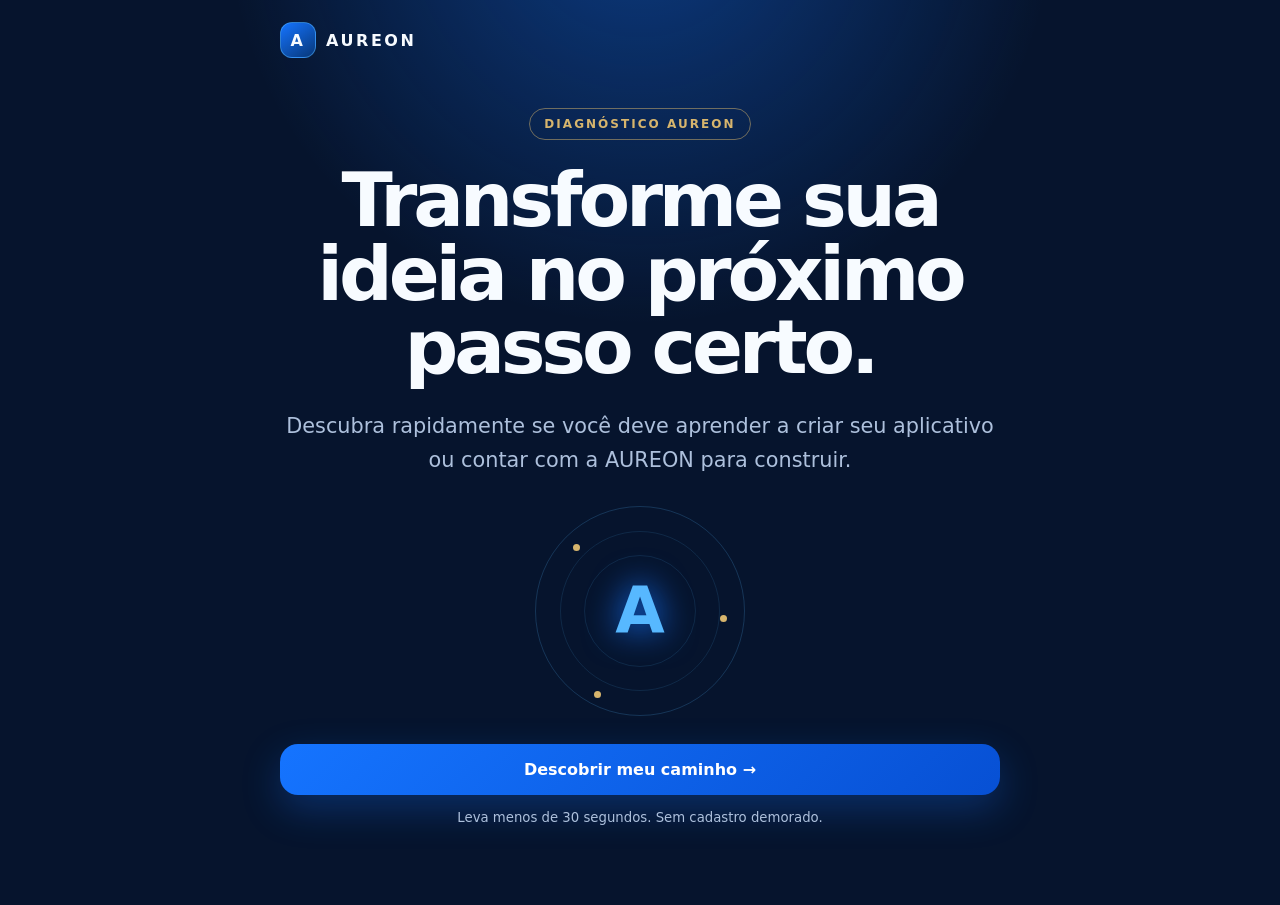
<file: index.html>
<!doctype html>
<html lang="pt-BR"><head>
<meta charset="utf-8"><meta http-equiv="Cache-Control" content="no-cache, no-store, must-revalidate"><meta name="viewport" content="width=device-width,initial-scale=1,viewport-fit=cover"><meta name="theme-color" content="#06142d">
<meta name="description" content="Em menos de 30 segundos, descubra se o melhor caminho é aprender ou contratar a criação do seu aplicativo."><title>Diagnóstico AUREON</title>
<link rel="manifest" href="./manifest.webmanifest"><link rel="icon" href="./icon.svg"><link rel="stylesheet" href="./css/diagnostico.css?v=20260923-10">
</head><body><main class="app-shell">
<header class="topbar"><a class="brand" href="./" aria-label="AUREON — início"><span class="brand-mark">A</span><span>AUREON</span></a><button id="restart-button" class="text-button" type="button" hidden>Reiniciar</button></header>
<section class="progress-wrap" id="progress-wrap" hidden aria-label="Progresso do diagnóstico"><div class="progress-label"><span id="progress-copy">0 de 3</span><strong id="progress-percent">0%</strong></div><progress id="progress-value" max="100" value="0">0%</progress></section>

<section id="start-screen" class="screen hero" data-screen><div class="eyebrow">DIAGNÓSTICO AUREON</div><h1>Transforme sua ideia no próximo passo certo.</h1><p class="lead">Descubra rapidamente se você deve aprender a criar seu aplicativo ou contar com a AUREON para construir.</p><div class="hero-orbit" aria-hidden="true"><span></span><span></span><span></span><b>A</b></div><button class="primary-button" type="button" data-action="start">Descobrir meu caminho →</button><p class="microcopy">Leva menos de 30 segundos. Sem cadastro demorado.</p></section>

<section id="route-screen" class="screen" data-screen hidden><div class="conversation" aria-live="polite"><article class="bubble"><span class="avatar">A</span><p>O que você precisa agora?</p></article></div><div class="choice-grid"><button class="choice-card" type="button" data-route="learn"><span>✦</span><strong>Quero aprender a criar aplicativos</strong><small>Começar do zero com as ferramentas certas.</small></button><button class="choice-card" type="button" data-route="build"><span>◆</span><strong>Quero um aplicativo para meu negócio</strong><small>Receber uma recomendação para meu projeto.</small></button></div><button class="secondary-button" type="button" data-action="back-start">← Voltar</button></section>

<section id="question-screen" class="screen" data-screen hidden><div id="conversation" class="conversation" aria-live="polite"></div><form id="answer-form" class="answer-panel"></form><button class="secondary-button" type="button" data-action="back-question">← Voltar</button></section>

<section id="identity-screen" class="screen" data-screen hidden><div class="conversation" aria-live="polite"><article class="bubble"><span class="avatar">A</span><p>Diagnóstico concluído. Como podemos chamar você para mostrar o resultado?</p></article></div><form id="identity-form" class="form-card" novalidate><label for="name">Seu nome</label><input id="name" name="name" autocomplete="name" required><p class="field-error" data-error="name"></p><button class="primary-button" type="submit">Ver meu resultado →</button></form><p class="legal-note">Ao continuar, você aceita os <a href="./terms.html">termos</a> e a <a href="./privacy.html">política de privacidade</a>.</p><button class="secondary-button" type="button" data-action="back-from-name">← Voltar</button></section>

<section id="result-screen" class="screen result" data-screen hidden><div class="eyebrow">DIAGNÓSTICO CONCLUÍDO</div><h2 id="result-title">Sua recomendação AUREON</h2><p id="result-description" class="lead"></p><article class="result-card"><span>RECOMENDAÇÃO</span><h3 id="result-product"></h3><strong id="result-price"></strong><button id="whatsapp-button" class="primary-button" type="button" disabled>Carregando recomendação…</button><button id="support-button" class="secondary-button support-button" type="button" hidden></button></article><p class="microcopy">Nada é enviado automaticamente. Você escolhe como continuar.</p></section>
</main><script type="module" src="./js/app.js?v=20260923-10"></script></body></html>
</file>
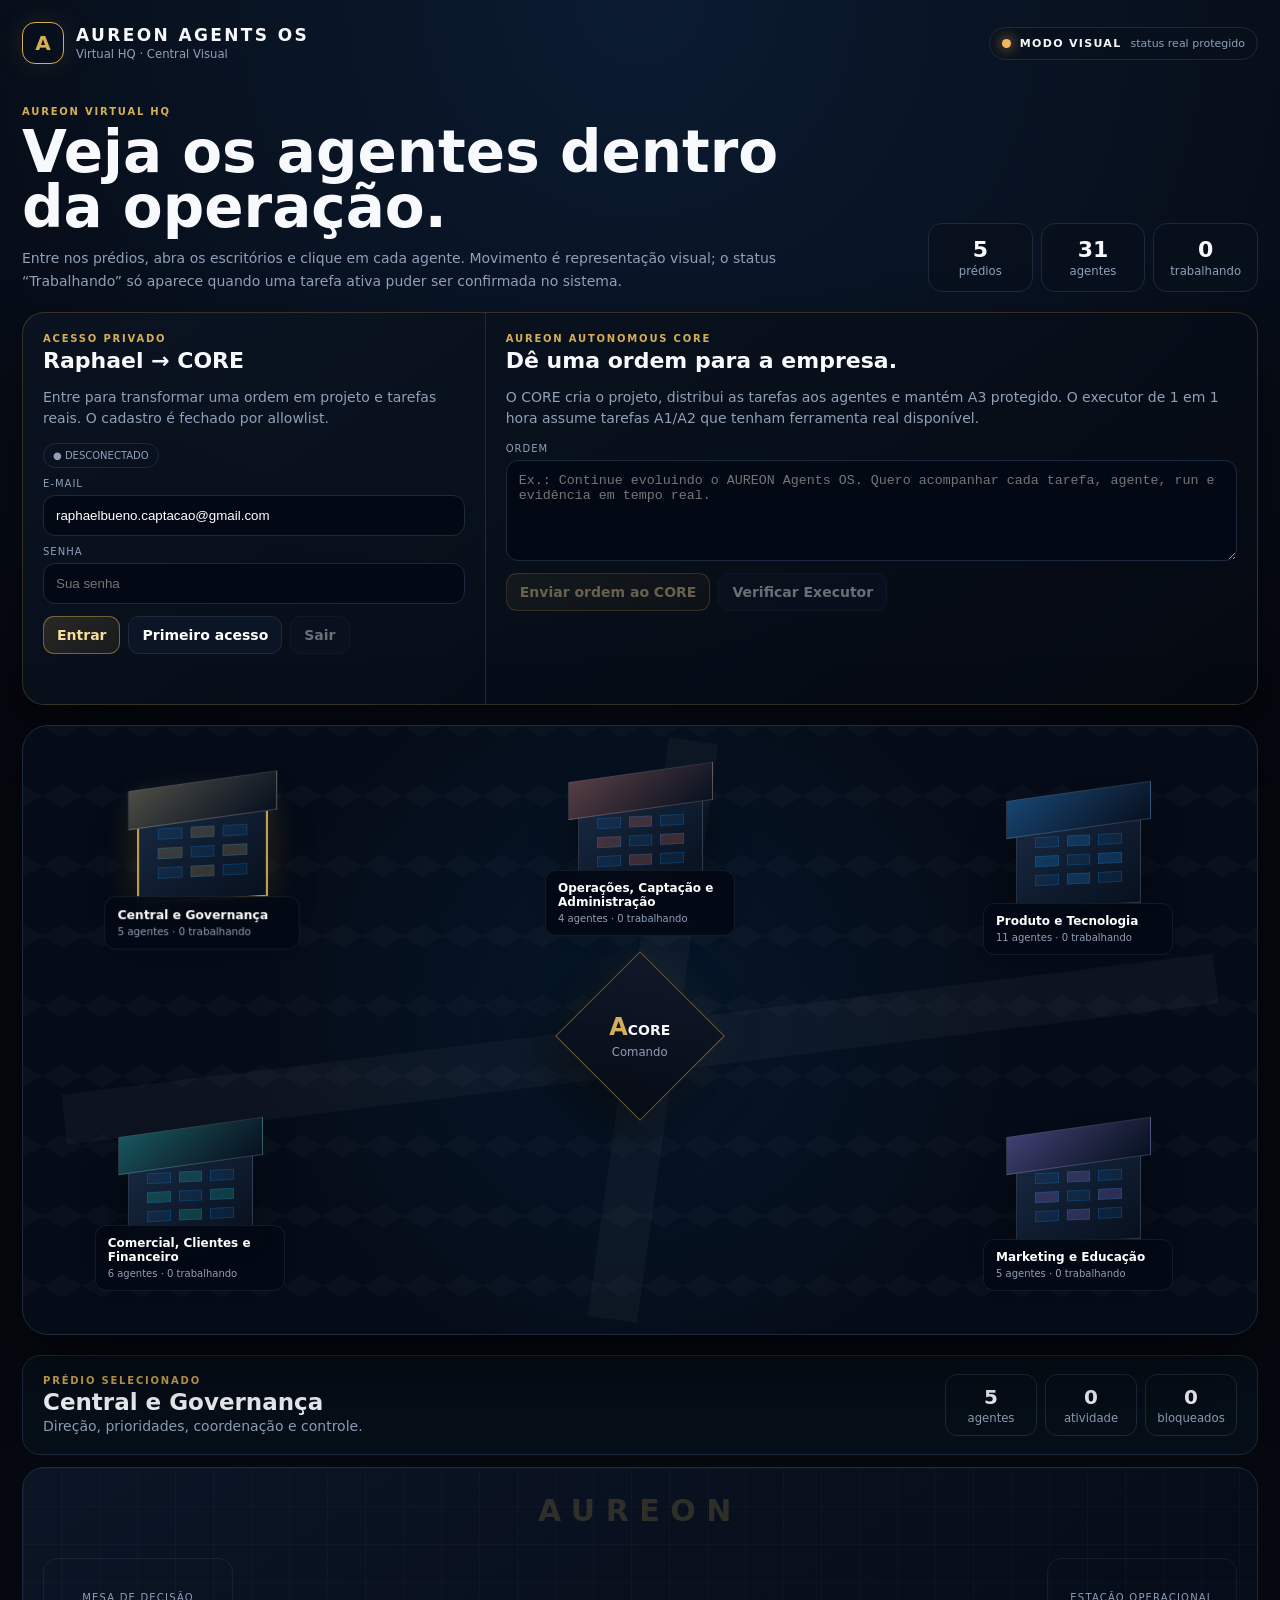
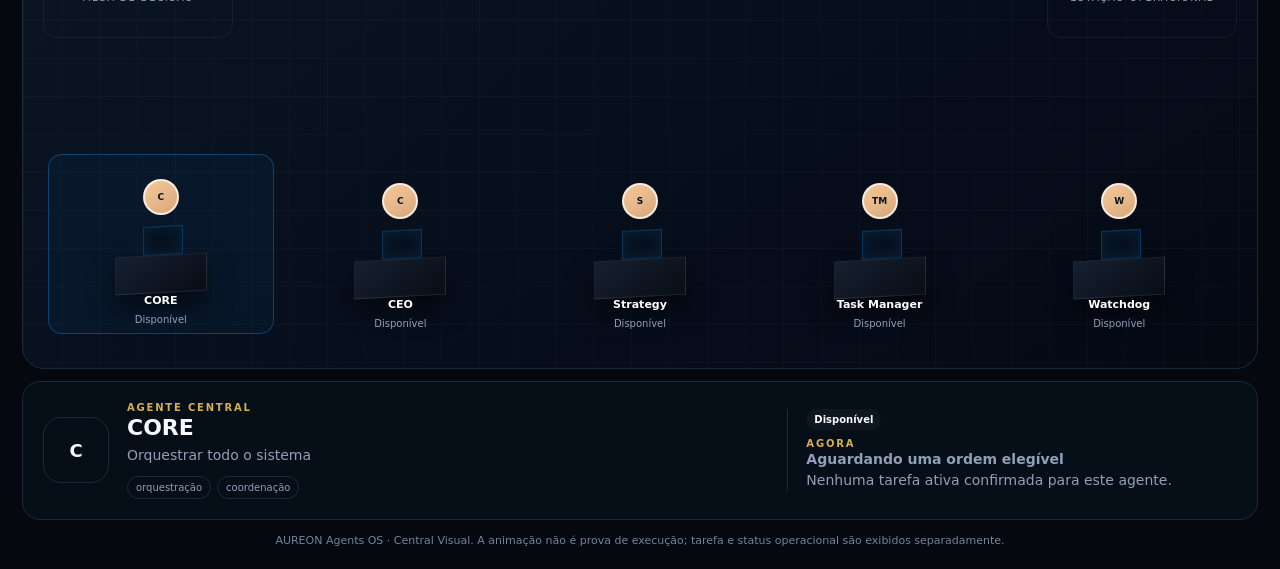
<file: AUREON-OS/index.html>
<!doctype html>
<html lang="pt-BR">
<head>
<meta charset="utf-8"><meta name="viewport" content="width=device-width,initial-scale=1">
<title>AUREON Virtual HQ — Agents OS</title>
<meta name="theme-color" content="#05080f">
<style>
:root{--bg:#05080f;--panel:#09111d;--line:#1d2a3d;--gold:#d6ae55;--blue:#1397ff;--green:#54e3a3;--muted:#8fa0b8;--danger:#ff7185}
*{box-sizing:border-box}body{margin:0;background:radial-gradient(circle at 50% 0,#0b1b31 0,#05080f 42%);color:#f7f9fc;font:14px Inter,ui-sans-serif,system-ui,-apple-system,Segoe UI,sans-serif;min-height:100vh}
button{font:inherit}.shell{max-width:1440px;margin:auto;padding:22px}.top{display:flex;justify-content:space-between;align-items:center;gap:18px;margin-bottom:18px}.brand{display:flex;align-items:center;gap:12px}.mark{width:42px;height:42px;border:1px solid var(--gold);border-radius:13px;display:grid;place-items:center;color:var(--gold);font-weight:900;font-size:20px;box-shadow:0 0 28px #d6ae5520}.brand h1{font-size:17px;margin:0;letter-spacing:.14em}.brand small{color:var(--muted)}
.live{display:flex;align-items:center;gap:9px;padding:9px 12px;border:1px solid var(--line);border-radius:999px;background:#07101bcc}.dot{width:9px;height:9px;border-radius:50%;background:#f4b75f;box-shadow:0 0 14px #f4b75f}.live.ok .dot{background:var(--green);box-shadow:0 0 14px var(--green);animation:pulse 1.8s infinite}.live strong{font-size:11px;letter-spacing:.12em}.live span:last-child{color:var(--muted);font-size:11px}
.hero{display:flex;justify-content:space-between;gap:24px;align-items:end;padding:24px 0 20px}.eyebrow{color:var(--gold);font-size:10px;font-weight:800;letter-spacing:.18em}.hero h2{font-size:clamp(28px,5vw,58px);line-height:.95;margin:8px 0 12px;max-width:800px}.hero p{max-width:760px;color:var(--muted);line-height:1.6;margin:0}.counter{display:grid;grid-template-columns:repeat(3,1fr);gap:8px;min-width:330px}.counter div{border:1px solid var(--line);border-radius:14px;background:#07101bcc;padding:13px;text-align:center}.counter strong{font-size:22px;display:block}.counter small{color:var(--muted)}
.campus{position:relative;min-height:610px;border:1px solid var(--line);border-radius:26px;overflow:hidden;background:radial-gradient(circle at 50% 48%,#1397ff14,transparent 24rem),linear-gradient(30deg,#ffffff05 12%,transparent 12.5%,transparent 87%,#ffffff05 87.5%),linear-gradient(150deg,#ffffff05 12%,transparent 12.5%,transparent 87%,#ffffff05 87.5%),#050c18;background-size:auto,40px 70px,40px 70px,auto;box-shadow:0 30px 80px #0008}
.road{position:absolute;background:#ffffff08;z-index:0}.rh{left:3%;right:3%;top:49%;height:50px;transform:rotate(-7deg)}.rv{top:2%;bottom:2%;left:49%;width:50px;transform:rotate(8deg)}.core{position:absolute;left:50%;top:51%;z-index:2;width:120px;height:120px;transform:translate(-50%,-50%) rotate(45deg);border:1px solid #d6ae5577;background:linear-gradient(145deg,#10182a,#060b14);box-shadow:0 25px 55px #0009,0 0 40px #d6ae5518;display:grid;place-items:center}.core-inner{transform:rotate(-45deg);text-align:center}.core b{color:var(--gold);font-size:24px}.core small{display:block;color:var(--muted);margin-top:4px}
.building{position:absolute;width:210px;height:180px;border:0;background:transparent;color:#fff;cursor:pointer;z-index:3;transition:.2s}.building:hover,.building.sel{transform:translateY(-8px) scale(1.03)}.b1{left:6%;top:8%}.b2{right:6%;top:8%}.b3{left:5%;bottom:7%}.b4{right:6%;bottom:7%}.b5{left:50%;top:5%;transform:translateX(-50%)}.b5:hover,.b5.sel{transform:translateX(-50%) translateY(-8px) scale(1.03)}
.tower{position:absolute;left:43px;top:33px;width:125px;height:98px;border:1px solid #ffffff20;background:linear-gradient(145deg,#192a43,#07101d);box-shadow:0 18px 40px #0008;transform:skewY(-3deg)}.building.sel .tower{border-color:var(--c);box-shadow:0 0 0 1px var(--c),0 18px 40px #0008,0 0 32px color-mix(in srgb,var(--c) 28%,transparent)}.roof{position:absolute;z-index:2;left:33px;top:16px;width:145px;height:38px;border:1px solid #ffffff20;background:linear-gradient(145deg,color-mix(in srgb,var(--c) 28%,#17263d),#08111f);transform:skewY(-8deg)}.windows{display:grid;grid-template-columns:repeat(3,1fr);gap:8px;padding:26px 18px}.windows i{height:11px;border:1px solid #1397ff33;background:#1397ff18}.windows i:nth-child(2n){background:color-mix(in srgb,var(--c) 20%,transparent)}.blabel{position:absolute;left:10px;right:10px;bottom:0;padding:10px 12px;border:1px solid #ffffff12;border-radius:11px;background:#030914e8;text-align:left;backdrop-filter:blur(8px)}.blabel strong{font-size:12px;display:block}.blabel small{font-size:10px;color:var(--muted)}
.office-head{display:flex;justify-content:space-between;gap:20px;align-items:center;margin-top:20px;padding:18px 20px;border:1px solid var(--line);border-radius:18px;background:#07101bcc}.office-head h3{font-size:23px;margin:3px 0}.office-head p{color:var(--muted);margin:0}.stats{display:flex;gap:8px}.stat{min-width:92px;padding:10px;border:1px solid var(--line);border-radius:12px;text-align:center}.stat b{font-size:20px;display:block}.stat small{color:var(--muted)}
.office{position:relative;min-height:500px;margin-top:12px;border:1px solid var(--line);border-radius:22px;overflow:hidden;background:linear-gradient(#ffffff05 1px,transparent 1px),linear-gradient(90deg,#ffffff05 1px,transparent 1px),linear-gradient(145deg,#0b1525,#040914);background-size:38px 38px,38px 38px,auto}.wall-logo{position:absolute;left:50%;top:25px;transform:translateX(-50%);font-size:30px;font-weight:900;letter-spacing:.35em;color:#d6ae5530}.room{position:absolute;top:90px;width:190px;height:80px;border:1px solid #ffffff10;border-radius:14px;display:grid;place-items:center;color:var(--muted);font-size:10px;letter-spacing:.12em}.meeting{left:20px}.lab{right:20px}.desks{position:relative;z-index:2;display:grid;grid-template-columns:repeat(auto-fit,minmax(125px,1fr));gap:14px;align-items:end;min-height:500px;padding:200px 25px 30px}
.agent{position:relative;min-height:180px;border:1px solid transparent;border-radius:14px;background:transparent;color:#fff;cursor:pointer;transition:.2s}.agent:hover,.agent.sel{border-color:#1397ff55;background:#1397ff0c;transform:translateY(-4px)}.person{position:absolute;left:50%;top:24px;transform:translateX(-50%);animation:idle 3.4s ease-in-out infinite}.agent.working .person{animation:work 2.5s ease-in-out infinite}.head{width:36px;height:36px;border:2px solid #ffffffbb;border-radius:50%;display:grid;place-items:center;color:#06101e;background:linear-gradient(145deg,#f5c99b,#d8a77a);font-size:9px;font-weight:900;margin:auto}.body{width:42px;height:47px;margin:-2px auto 0;border-radius:12px 12px 5px 5px;background:linear-gradient(145deg,#172b47,#091426)}.working .body{background:linear-gradient(145deg,#0f6fb4,#0b2f53);box-shadow:0 0 22px #1397ff33}.blocked .body{background:linear-gradient(145deg,#6a2c3b,#29121a)}.desk{position:absolute;left:50%;top:100px;width:92px;height:38px;transform:translateX(-50%) skewY(-3deg);border:1px solid #ffffff12;background:linear-gradient(145deg,#172030,#080d16);box-shadow:0 14px 24px #0008}.monitor{position:absolute;left:27px;top:-30px;width:40px;height:29px;border:1px solid #1397ff44;background:#07111f;box-shadow:inset 0 0 14px #1397ff20}.agent .name{position:absolute;left:4px;right:4px;bottom:26px;font-size:11px;font-weight:800}.agent .status{position:absolute;left:4px;right:4px;bottom:8px;color:var(--muted);font-size:10px}.working .status{color:var(--green)}.blocked .status{color:var(--danger)}
.inspect{display:grid;grid-template-columns:auto 1fr minmax(240px,.7fr);gap:18px;align-items:center;margin-top:12px;padding:20px;border:1px solid var(--line);border-radius:18px;background:#07101bd9}.avatar{width:66px;height:66px;border:1px solid var(--line);border-radius:18px;display:grid;place-items:center;font-weight:900;font-size:18px}.inspect h3{font-size:22px;margin:2px 0 5px}.inspect p{margin:0;color:var(--muted);line-height:1.5}.caps{display:flex;flex-wrap:wrap;gap:6px;margin-top:10px}.caps span{padding:5px 8px;border:1px solid var(--line);border-radius:999px;color:var(--muted);font-size:10px}.activity{border-left:1px solid var(--line);padding-left:18px}.pill{display:inline-block;padding:5px 8px;border-radius:999px;background:#ffffff08;font-size:10px;font-weight:800;margin-bottom:8px}.pill.working{color:var(--green);background:#54e3a315}.pill.blocked{color:var(--danger);background:#ff718515}.note{margin-top:14px;color:#72849d;font-size:11px;text-align:center}

.command-center{margin:0 0 20px;border:1px solid #d6ae5538;border-radius:22px;background:linear-gradient(145deg,#0b1422ee,#050a12ee);box-shadow:0 24px 60px #0007;overflow:hidden}
.command-grid{display:grid;grid-template-columns:minmax(280px,.75fr) minmax(360px,1.25fr);gap:0}.auth-box,.order-box{padding:20px}.auth-box{border-right:1px solid var(--line)}.command-center h3{margin:4px 0 8px;font-size:22px}.command-center p{color:var(--muted);line-height:1.5}.field{display:grid;gap:6px;margin-top:10px}.field label{font-size:10px;color:var(--muted);letter-spacing:.1em}.field input,.field textarea{width:100%;border:1px solid var(--line);border-radius:12px;background:#030914;color:#fff;padding:12px;outline:none}.field input:focus,.field textarea:focus{border-color:#1397ff88;box-shadow:0 0 0 3px #1397ff12}.cmd-actions{display:flex;flex-wrap:wrap;gap:8px;margin-top:12px}.cmd-btn{border:1px solid var(--line);border-radius:11px;background:#0b1525;color:#fff;padding:10px 13px;cursor:pointer;font-weight:750}.cmd-btn.primary{border-color:#d6ae5577;background:linear-gradient(145deg,#d6ae5528,#8b67251e);color:#f8dc9b}.cmd-btn:disabled{opacity:.4;cursor:not-allowed}.cmd-status{min-height:20px;margin:10px 0 0!important;font-size:11px}.cmd-status.ok{color:var(--green)}.cmd-status.err{color:var(--danger)}.session-badge{display:inline-flex;align-items:center;gap:7px;padding:6px 9px;border:1px solid var(--line);border-radius:999px;font-size:10px;color:var(--muted)}.session-badge.on{color:var(--green);border-color:#54e3a344}.result-card{margin-top:12px;padding:12px;border:1px solid var(--line);border-radius:12px;background:#030914;display:none}.result-card.show{display:block}.result-card strong{color:var(--gold)}
@keyframes idle{0%,100%{transform:translateX(-50%) translateY(0)}50%{transform:translateX(-50%) translateY(-5px)}}@keyframes work{0%,100%{transform:translateX(-50%) translate(0,0)}30%{transform:translateX(-50%) translate(9px,-4px)}65%{transform:translateX(-50%) translate(-7px,-5px)}}@keyframes pulse{50%{opacity:.3}}
@media(max-width:850px){.command-grid{grid-template-columns:1fr}.auth-box{border-right:0;border-bottom:1px solid var(--line)}.hero,.office-head{flex-direction:column;align-items:flex-start}.counter{width:100%;min-width:0}.campus{min-height:760px}.b1{left:2%}.b2{right:2%}.b3{left:2%}.b4{right:2%}.b5{top:38%}.core{top:59%}.stats{width:100%}.stat{flex:1}.inspect{grid-template-columns:auto 1fr}.activity{grid-column:1/-1;border-left:0;border-top:1px solid var(--line);padding:14px 0 0}.room{width:140px}}
@media(max-width:600px){.shell{padding:12px}.top{align-items:flex-start}.live span:last-child{display:none}.campus{min-height:1010px}.building{width:180px}.tower{left:28px}.roof{left:18px}.b1,.b2,.b3,.b4,.b5{left:50%;right:auto;bottom:auto;transform:translateX(-50%)}.b1{top:3%}.b2{top:21%}.b5{top:39%}.b3{top:58%}.b4{top:77%}.b1:hover,.b1.sel,.b2:hover,.b2.sel,.b3:hover,.b3.sel,.b4:hover,.b4.sel,.b5:hover,.b5.sel{transform:translateX(-50%) translateY(-6px) scale(1.02)}.core{display:none}.desks{grid-template-columns:repeat(2,minmax(110px,1fr));padding-inline:10px}.inspect{grid-template-columns:1fr}.counter{grid-template-columns:repeat(3,1fr)}}
</style>
</head>
<body>
<div class="shell">
<header class="top"><div class="brand"><div class="mark">A</div><div><h1>AUREON AGENTS OS</h1><small>Virtual HQ · Central Visual</small></div></div><div id="live" class="live"><span class="dot"></span><strong id="liveTitle">VERIFICANDO</strong><span id="liveSub">atividade operacional</span></div></header>
<section class="hero"><div><div class="eyebrow">AUREON VIRTUAL HQ</div><h2>Veja os agentes dentro da operação.</h2><p>Entre nos prédios, abra os escritórios e clique em cada agente. Movimento é representação visual; o status “Trabalhando” só aparece quando uma tarefa ativa puder ser confirmada no sistema.</p></div><div class="counter"><div><strong>5</strong><small>prédios</small></div><div><strong>31</strong><small>agentes</small></div><div><strong id="workingTop">0</strong><small>trabalhando</small></div></div></section>

<section class="command-center" aria-labelledby="command-title">
  <div class="command-grid">
    <div class="auth-box">
      <div class="eyebrow">ACESSO PRIVADO</div>
      <h3>Raphael → CORE</h3>
      <p>Entre para transformar uma ordem em projeto e tarefas reais. O cadastro é fechado por allowlist.</p>
      <span id="sessionBadge" class="session-badge">● DESCONECTADO</span>
      <div class="field"><label for="authEmail">E-MAIL</label><input id="authEmail" type="email" value="raphaelbueno.captacao@gmail.com" autocomplete="email"></div>
      <div class="field"><label for="authPassword">SENHA</label><input id="authPassword" type="password" minlength="8" autocomplete="current-password" placeholder="Sua senha"></div>
      <div class="cmd-actions">
        <button id="loginBtn" class="cmd-btn primary" type="button">Entrar</button>
        <button id="signupBtn" class="cmd-btn" type="button">Primeiro acesso</button>
        <button id="logoutBtn" class="cmd-btn" type="button" disabled>Sair</button>
      </div>
      <p id="authStatus" class="cmd-status"></p>
    </div>
    <div class="order-box">
      <div class="eyebrow">AUREON AUTONOMOUS CORE</div>
      <h3 id="command-title">Dê uma ordem para a empresa.</h3>
      <p>O CORE cria o projeto, distribui as tarefas aos agentes e mantém A3 protegido. O executor de 1 em 1 hora assume tarefas A1/A2 que tenham ferramenta real disponível.</p>
      <div class="field"><label for="coreOrder">ORDEM</label><textarea id="coreOrder" rows="5" placeholder="Ex.: Continue evoluindo o AUREON Agents OS. Quero acompanhar cada tarefa, agente, run e evidência em tempo real."></textarea></div>
      <div class="cmd-actions">
        <button id="sendOrderBtn" class="cmd-btn primary" type="button" disabled>Enviar ordem ao CORE</button>
        <button id="executorBtn" class="cmd-btn" type="button" disabled>Verificar Executor</button>
      </div>
      <p id="orderStatus" class="cmd-status"></p>
      <div id="orderResult" class="result-card"></div>
    </div>
  </div>
</section>
<section id="campus" class="campus"><div class="road rh"></div><div class="road rv"></div><div class="core"><div class="core-inner"><b>A</b><strong>CORE</strong><small>Comando</small></div></div></section>
<section class="office-head"><div><div class="eyebrow">PRÉDIO SELECIONADO</div><h3 id="buildingName"></h3><p id="buildingPurpose"></p></div><div class="stats"><div class="stat"><b id="countAgents">0</b><small>agentes</small></div><div class="stat"><b id="countWorking">0</b><small>atividade</small></div><div class="stat"><b id="countBlocked">0</b><small>bloqueados</small></div></div></section>
<section class="office"><div class="wall-logo">AUREON</div><div class="room meeting">MESA DE DECISÃO</div><div class="room lab">ESTAÇÃO OPERACIONAL</div><div id="desks" class="desks"></div></section>
<aside id="inspect" class="inspect"></aside>
<div class="note">AUREON Agents OS · Central Visual. A animação não é prova de execução; tarefa e status operacional são exibidos separadamente.</div>
</div>
<script>

const SUPABASE_URL="https://mmgpevthfoaprtvvwomg.supabase.co";
const REST_URL=SUPABASE_URL+"/rest/v1";
const SUPABASE_KEY="sb_publishable_L5fmxhXjYJ11PPR6zjkLdA_It3WeKX9";
let session=JSON.parse(sessionStorage.getItem("aureon_session")||"null");

function setCmdStatus(id,text,kind=""){const el=document.getElementById(id);el.textContent=text;el.className="cmd-status "+kind}
function authHeaders(){return {apikey:SUPABASE_KEY,Authorization:"Bearer "+(session?.access_token||SUPABASE_KEY),"Content-Type":"application/json"}}
function refreshSessionUI(){
 const on=Boolean(session?.access_token);
 const badge=document.getElementById("sessionBadge");badge.textContent=on?"● CONECTADO":"● DESCONECTADO";badge.className="session-badge"+(on?" on":"");
 document.getElementById("logoutBtn").disabled=!on;document.getElementById("sendOrderBtn").disabled=!on;document.getElementById("executorBtn").disabled=!on;
 if(on)setCmdStatus("authStatus","Sessão autenticada. O CORE está liberado.","ok");
}
async function authRequest(kind){
 const email=document.getElementById("authEmail").value.trim().toLowerCase(),password=document.getElementById("authPassword").value;
 if(!email||password.length<8){setCmdStatus("authStatus","Informe e-mail e senha com pelo menos 8 caracteres.","err");return}
 setCmdStatus("authStatus",kind==="signup"?"Criando acesso privado…":"Entrando…");
 const url=kind==="signup"?SUPABASE_URL+"/auth/v1/signup":SUPABASE_URL+"/auth/v1/token?grant_type=password";
 const body=kind==="signup"?{email,password,data:{display_name:"Raphael Bueno"}}:{email,password};
 const r=await fetch(url,{method:"POST",headers:{apikey:SUPABASE_KEY,"Content-Type":"application/json"},body:JSON.stringify(body)});
 const data=await r.json().catch(()=>({}));
 if(!r.ok){setCmdStatus("authStatus",kind==="signup"?"Acesso não criado. Use um e-mail autorizado ou tente outra senha.":"E-mail ou senha inválidos.","err");return}
 if(data.access_token){session=data;sessionStorage.setItem("aureon_session",JSON.stringify(session));refreshSessionUI();sync();return}
 setCmdStatus("authStatus","Cadastro recebido. Se a confirmação de e-mail estiver ativa, confirme a mensagem e depois clique em Entrar.","ok");
}
async function hashText(value){const bytes=new TextEncoder().encode(value.trim().toLowerCase());const digest=await crypto.subtle.digest("SHA-256",bytes);return [...new Uint8Array(digest)].map(b=>b.toString(16).padStart(2,"0")).join("")}
function inferFactory(text){const s=text.toLowerCase();if(/post|video|vídeo|conteúdo|instagram|tiktok|reel|campanha/.test(s))return"media";if(/venda|lead|cliente|proposta|crm|comercial|funil/.test(s))return"sales";return"product"}
async function sendCoreOrder(){
 const instruction=document.getElementById("coreOrder").value.trim();if(instruction.length<10){setCmdStatus("orderStatus","Escreva uma ordem mais completa.","err");return}
 setCmdStatus("orderStatus","CORE montando o plano…");
 const factory=inferFactory(instruction),hash=await hashText(instruction),title=instruction.replace(/\s+/g," ").slice(0,72);
 const r=await fetch(REST_URL+"/rpc/create_autonomous_project",{method:"POST",headers:authHeaders(),body:JSON.stringify({p_idempotency_key:"hq-"+hash.slice(0,40),p_title:title,p_objective:instruction,p_factory:factory,p_desired_outcome:"Executar com evidências reais e parar em A3."})});
 const data=await r.json().catch(()=>({}));
 if(!r.ok){if(r.status===401){session=null;sessionStorage.removeItem("aureon_session");refreshSessionUI()}setCmdStatus("orderStatus","Não foi possível registrar a ordem. Verifique sua sessão.","err");return}
 setCmdStatus("orderStatus",data.created?"Ordem registrada. Os agentes receberam o plano.":"Essa ordem já existia; o CORE preservou o projeto.","ok");
 const card=document.getElementById("orderResult");card.className="result-card show";card.innerHTML="<strong>PROJETO REAL</strong><br>ID: "+data.project_id+"<br>Fábrica: "+data.factory+"<br>Tarefas: "+data.task_count+"<br>Próximo passo: executor A1/A2";
 document.getElementById("coreOrder").value="";sync();
}
async function checkExecutor(){
 setCmdStatus("orderStatus","Verificando Executor…");
 const r=await fetch(SUPABASE_URL+"/functions/v1/autonomous-executor",{method:"POST",headers:authHeaders(),body:JSON.stringify({action:"status"})});
 const data=await r.json().catch(()=>({}));
 if(!r.ok){setCmdStatus("orderStatus","Executor protegido ou sessão inválida.","err");return}
 const a=data.adapters||{};setCmdStatus("orderStatus","Executor ativo · AI "+(a.ai?"OK":"pendente")+" · GitHub "+(a.github?"OK":"via automação")+" · Vercel "+(a.vercel?"OK":"pendente")+" · A3 bloqueado","ok");
}
document.getElementById("loginBtn").onclick=()=>authRequest("login");
document.getElementById("signupBtn").onclick=()=>authRequest("signup");
document.getElementById("logoutBtn").onclick=()=>{session=null;sessionStorage.removeItem("aureon_session");refreshSessionUI();setCmdStatus("authStatus","Sessão encerrada.");};
document.getElementById("sendOrderBtn").onclick=sendCoreOrder;
document.getElementById("executorBtn").onclick=checkExecutor;
refreshSessionUI();

const buildings=[
{id:"central-governance",name:"Central e Governança",purpose:"Direção, prioridades, coordenação e controle.",color:"#d6ae55"},
{id:"product-technology",name:"Produto e Tecnologia",purpose:"Transformar necessidades em aplicativos seguros, testados e publicáveis.",color:"#1397ff"},
{id:"commercial-finance",name:"Comercial, Clientes e Financeiro",purpose:"Converter demanda em receita e acompanhar o cliente.",color:"#19d3ae"},
{id:"marketing-education",name:"Marketing e Educação",purpose:"Gerar atenção, autoridade, aquisição e aprendizado.",color:"#a985ff"},
{id:"operations",name:"Operações, Captação e Administração",purpose:"Acompanhar pessoas, documentos e resultados da operação.",color:"#ff7a59"}];
const A=(id,name,type,b,mission,caps)=>({id,name,type,b,mission,caps,status:"available"});
const agents=[
A("core","CORE","central","central-governance","Orquestrar todo o sistema",["orquestração","coordenação"]),A("ceo","CEO","central","central-governance","Preparar briefing, prioridades e aprovações",["briefing","priorização"]),A("strategy","Strategy","central","central-governance","Definir metas, planos e oportunidades",["estratégia","planejamento"]),A("product","Product","central","product-technology","Conduzir roadmap e evolução dos produtos",["produto","roadmap"]),A("engineer","Engineer","central","product-technology","Implementar soluções e correções",["engenharia","código"]),A("qa","QA","central","product-technology","Validar testes, regressões e evidências",["qualidade","testes"]),A("security","Security","specialist","product-technology","Revisar segurança, acessos e riscos",["segurança","acessos"]),A("database","Database","specialist","product-technology","Cuidar de Supabase, schema, migrações e RLS",["Supabase","RLS"]),A("deploy","Deploy","central","product-technology","Preparar releases e publicações autorizadas",["release","deploy"]),A("ux-ui","UX-UI","specialist","product-technology","Projetar experiência, interface e PWA",["UX","PWA"]),A("ai-architect","AI Architect","specialist","product-technology","Desenhar arquitetura de IA e agentes",["IA","arquitetura"]),A("automation","Automation","specialist","product-technology","Criar gatilhos e workflows",["automação","workflows"]),A("analytics","Analytics","specialist","product-technology","Medir KPIs, eventos e comportamento",["dados","KPIs"]),A("finance","Finance","central","commercial-finance","Acompanhar receita, custos e projeções",["finanças","projeções"]),A("sales","Sales","central","commercial-finance","Conduzir leads, propostas e funil",["vendas","funil"]),A("crm","CRM","specialist","commercial-finance","Organizar relacionamento e follow-up",["clientes","follow-up"]),A("support","Support","specialist","commercial-finance","Atender suporte e incidentes de clientes",["suporte","incidentes"]),A("marketing","Marketing","central","marketing-education","Planejar aquisição, campanhas e canais",["aquisição","campanhas"]),A("content","Content","central","marketing-education","Produzir vídeos, posts, roteiros e calendário",["conteúdo","roteiros"]),A("task-manager","Task Manager","specialist","central-governance","Gerenciar agenda, filas, tarefas e pendências",["tarefas","agenda"]),A("knowledge","Knowledge","specialist","marketing-education","Organizar conhecimento no AUREON OS",["conhecimento","Obsidian"]),A("academy","Academy","specialist","marketing-education","Desenvolver cursos e AUREON Educacional",["educação","cursos"]),A("labs","Labs","specialist","product-technology","Conduzir pesquisas e experimentos controlados",["pesquisa","experimentos"]),A("ideas","Ideas","specialist","marketing-education","Capturar, estruturar e triar ideias",["ideias","triagem"]),A("portfolio","Portfolio","specialist","commercial-finance","Monitorar saúde e prioridade dos aplicativos",["portfólio","prioridade"]),A("client-projects","Client Projects","specialist","commercial-finance","Coordenar projetos contratados por clientes",["clientes","projetos"]),A("captacao-intelligence","Captação Intelligence","specialist","operations","Operar Capta One e inteligência da captação",["captação","Capta One"]),A("performance","Performance","specialist","operations","Acompanhar casais, vendas, VGV e rankings",["performance","VGV"]),A("people","People","specialist","operations","Acompanhar equipe, onboarding e treinamento",["pessoas","onboarding"]),A("documents","Documents","specialist","operations","Gerir documentos, modelos e organização administrativa",["documentos","modelos"]),A("watchdog","Watchdog","central","central-governance","Detectar anomalias, atrasos e bloqueios",["monitoramento","alertas"])];
const activity={};let selectedBuilding=buildings[0].id,selectedAgent=null;
const initials=n=>n.split(/\s|-/).filter(Boolean).slice(0,2).map(x=>x[0]).join("").toUpperCase();
const statusLabel=s=>s==="working"?"Trabalhando":s==="blocked"?"Bloqueado":"Disponível";
function status(a){return activity[a.id]?.status||a.status}
function renderCampus(){
 const c=document.getElementById("campus"); c.querySelectorAll(".building").forEach(x=>x.remove());
 buildings.forEach((b,i)=>{const aa=agents.filter(a=>a.b===b.id),w=aa.filter(a=>status(a)==="working").length;const el=document.createElement("button");el.className="building b"+(i+1)+(b.id===selectedBuilding?" sel":"");el.style.setProperty("--c",b.color);el.innerHTML='<span class="roof"></span><span class="tower"><span class="windows">'+Array(9).fill("<i></i>").join("")+'</span></span><span class="blabel"><strong>'+b.name+'</strong><small>'+aa.length+' agentes · '+w+' trabalhando</small></span>';el.onclick=()=>{selectedBuilding=b.id;selectedAgent=null;render()};c.appendChild(el)});
 document.getElementById("workingTop").textContent=agents.filter(a=>status(a)==="working").length;
}
function renderOffice(){
 const b=buildings.find(x=>x.id===selectedBuilding),aa=agents.filter(a=>a.b===b.id);document.getElementById("buildingName").textContent=b.name;document.getElementById("buildingPurpose").textContent=b.purpose;document.getElementById("countAgents").textContent=aa.length;document.getElementById("countWorking").textContent=aa.filter(a=>status(a)==="working").length;document.getElementById("countBlocked").textContent=aa.filter(a=>status(a)==="blocked").length;
 if(!selectedAgent||!aa.some(a=>a.id===selectedAgent))selectedAgent=aa[0]?.id;
 const d=document.getElementById("desks");d.innerHTML="";aa.forEach((a,i)=>{const s=status(a),el=document.createElement("button");el.className="agent "+s+(a.id===selectedAgent?" sel":"");el.style.animationDelay=(-i*.2)+"s";el.innerHTML='<span class="person"><span class="head">'+initials(a.name)+'</span><span class="body"></span></span><span class="desk"><span class="monitor"></span></span><span class="name">'+a.name+'</span><span class="status">'+statusLabel(s)+'</span>';el.onclick=()=>{selectedAgent=a.id;renderOffice()};d.appendChild(el)});
 const a=agents.find(x=>x.id===selectedAgent),act=activity[a.id],s=status(a);document.getElementById("inspect").innerHTML='<div class="avatar">'+initials(a.name)+'</div><div><div class="eyebrow">'+(a.type==="central"?"AGENTE CENTRAL":"ESPECIALISTA")+'</div><h3>'+a.name+'</h3><p>'+a.mission+'</p><div class="caps">'+a.caps.map(x=>"<span>"+x+"</span>").join("")+'</div></div><div class="activity"><span class="pill '+s+'">'+statusLabel(s)+'</span><div class="eyebrow">AGORA</div><p><strong>'+(act?.title||"Aguardando uma ordem elegível")+'</strong></p>'+(act?.project?'<p>Projeto: '+act.project+'</p>':'<p>Nenhuma tarefa ativa confirmada para este agente.</p>')+'</div>';
}
function render(){renderCampus();renderOffice()}
async function sync(){
 const url=REST_URL;const h=authHeaders();
 try{const r=await fetch(url+"/tasks?select=assigned_agent_id,status,title,project_id,updated_at&status=not.in.(completed,cancelled)&order=updated_at.desc",{headers:h});if(!r.ok)throw 0;const tasks=await r.json();const ids=[...new Set(tasks.map(t=>t.project_id).filter(Boolean))];let pm={};if(ids.length){const pr=await fetch(url+"/projects?select=id,title&id=in.("+ids.join(",")+")",{headers:h});if(pr.ok)(await pr.json()).forEach(p=>pm[p.id]=p.title)}
 tasks.forEach(t=>{if(activity[t.assigned_agent_id])return;activity[t.assigned_agent_id]={status:t.status==="blocked"?"blocked":["working","review","approval"].includes(t.status)?"working":"available",title:t.title,project:pm[t.project_id]||null}});
 document.getElementById("live").classList.add("ok");document.getElementById("liveTitle").textContent="AO VIVO";document.getElementById("liveSub").textContent=tasks.length?"tarefas sincronizadas":"conectado · sem tarefas visíveis";render();
 }catch(e){document.getElementById("liveTitle").textContent="MODO VISUAL";document.getElementById("liveSub").textContent="status real protegido";render()}
}
render();sync();setInterval(sync,60000);
</script>
</body></html>
</file>
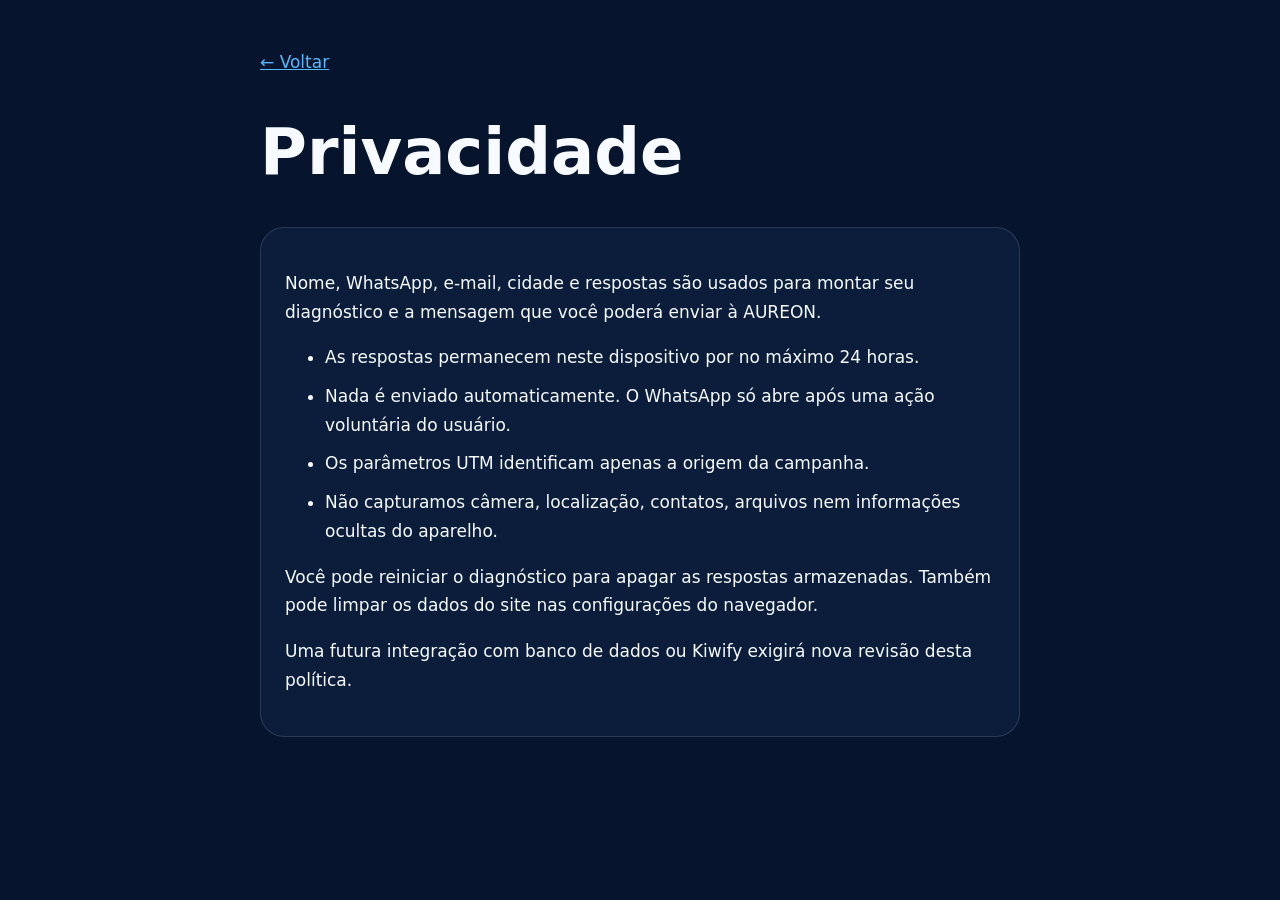
<file: privacy.html>
<!doctype html><html lang="pt-BR"><head><meta charset="utf-8"><meta name="viewport" content="width=device-width,initial-scale=1"><title>Privacidade — Diagnóstico AUREON</title><style>body{margin:0;background:#06142d;color:#f7fbff;font:17px/1.7 system-ui}main{width:min(100% - 32px,760px);margin:auto;padding:48px 0}a{color:#57b8ff}h1{font-size:clamp(2rem,8vw,4rem);line-height:1}.card{background:#0b1d3b;border:1px solid #ffffff22;border-radius:24px;padding:24px}li{margin:.6rem 0}</style></head><body><main><a href="./">← Voltar</a><h1>Privacidade</h1><div class="card"><p>Nome, WhatsApp, e-mail, cidade e respostas são usados para montar seu diagnóstico e a mensagem que você poderá enviar à AUREON.</p><ul><li>As respostas permanecem neste dispositivo por no máximo 24 horas.</li><li>Nada é enviado automaticamente. O WhatsApp só abre após uma ação voluntária do usuário.</li><li>Os parâmetros UTM identificam apenas a origem da campanha.</li><li>Não capturamos câmera, localização, contatos, arquivos nem informações ocultas do aparelho.</li></ul><p>Você pode reiniciar o diagnóstico para apagar as respostas armazenadas. Também pode limpar os dados do site nas configurações do navegador.</p><p>Uma futura integração com banco de dados ou Kiwify exigirá nova revisão desta política.</p></div></main></body></html>
</file>
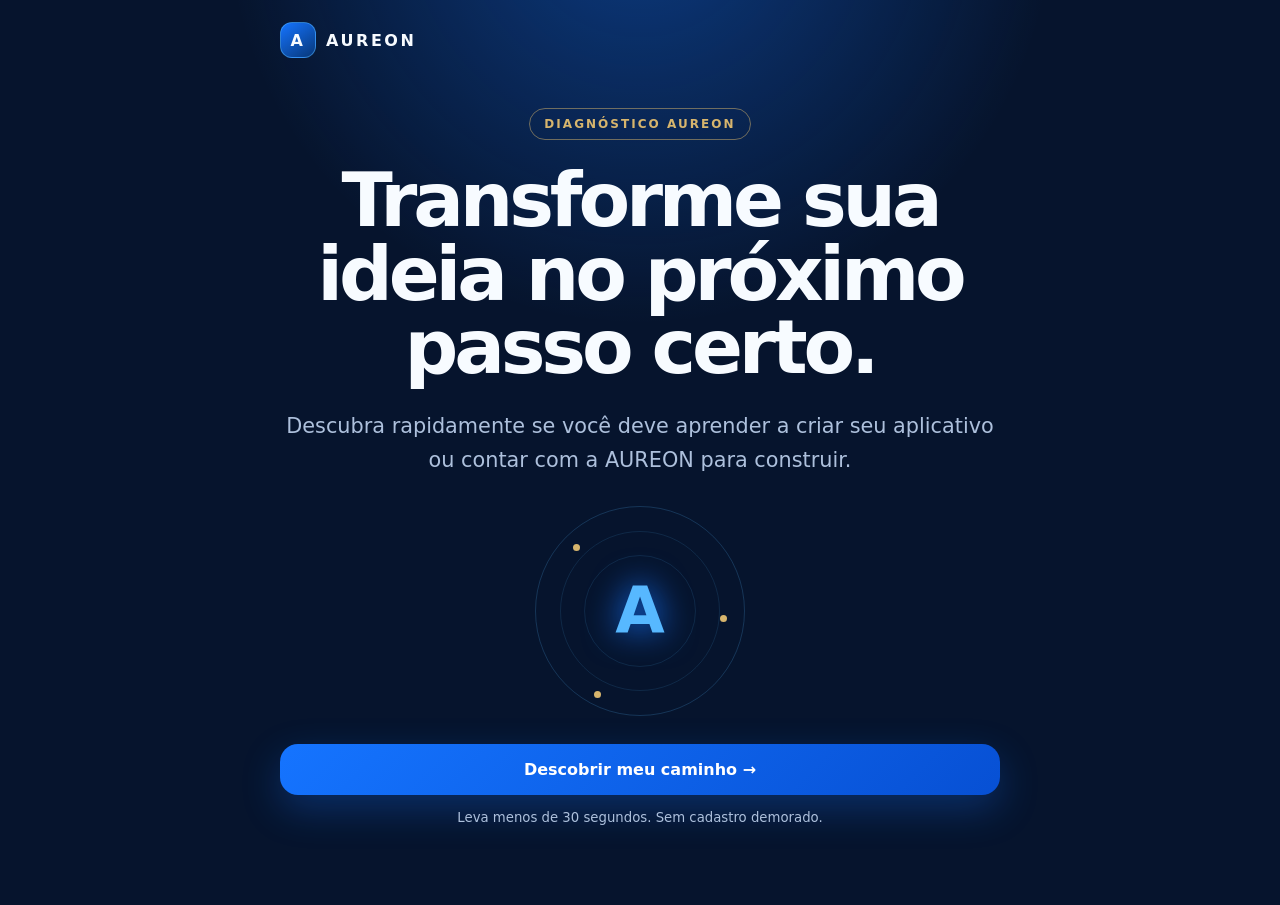
<file: reset.html>
<!doctype html>
<html lang="pt-BR">
<head>
<meta charset="utf-8">
<meta name="viewport" content="width=device-width,initial-scale=1,viewport-fit=cover">
<meta name="theme-color" content="#06142d">
<title>Atualizando AUREON</title>
<style>
  :root{font-family:Inter,system-ui,-apple-system,BlinkMacSystemFont,"Segoe UI",sans-serif;color-scheme:dark}
  body{margin:0;min-height:100vh;display:grid;place-items:center;background:#06142d;color:#fff}
  main{width:min(520px,calc(100% - 40px));text-align:center}
  .mark{width:72px;height:72px;margin:0 auto 24px;border:1px solid #6ea8ff;border-radius:22px;display:grid;place-items:center;font-size:32px;font-weight:800}
  h1{font-size:28px;margin:0 0 12px}
  p{color:#b9c8e5;line-height:1.6;margin:0}
</style>
</head>
<body>
<main>
  <div class="mark">A</div>
  <h1>Atualizando a AUREON…</h1>
  <p>Removendo a versão antiga e abrindo a versão mais recente.</p>
</main>
<script>
(async () => {
  try {
    if ("serviceWorker" in navigator) {
      const registrations = await navigator.serviceWorker.getRegistrations();
      await Promise.all(registrations.map((registration) => registration.unregister()));
    }
    if ("caches" in window) {
      const keys = await caches.keys();
      await Promise.all(keys.filter((key) => key.startsWith("aureon-")).map((key) => caches.delete(key)));
    }
    localStorage.removeItem("aureon.diagnostic.v1");
    sessionStorage.clear();
  } finally {
    location.replace("./?fresh=20260921-7");
  }
})();
</script>
</body>
</html>
</file>
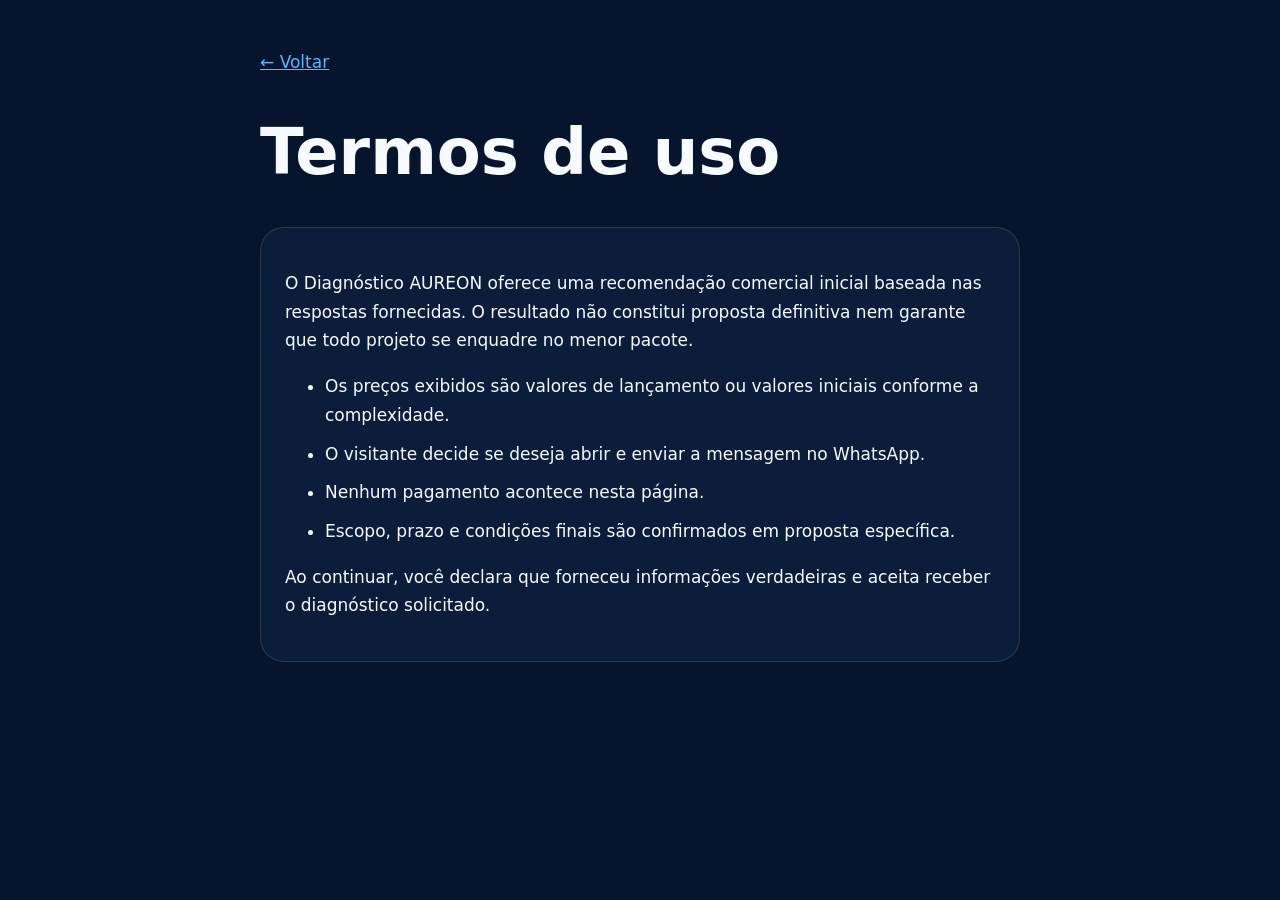
<file: terms.html>
<!doctype html><html lang="pt-BR"><head><meta charset="utf-8"><meta name="viewport" content="width=device-width,initial-scale=1"><title>Termos — Diagnóstico AUREON</title><style>body{margin:0;background:#06142d;color:#f7fbff;font:17px/1.7 system-ui}main{width:min(100% - 32px,760px);margin:auto;padding:48px 0}a{color:#57b8ff}h1{font-size:clamp(2rem,8vw,4rem);line-height:1}.card{background:#0b1d3b;border:1px solid #ffffff22;border-radius:24px;padding:24px}li{margin:.6rem 0}</style></head><body><main><a href="./">← Voltar</a><h1>Termos de uso</h1><div class="card"><p>O Diagnóstico AUREON oferece uma recomendação comercial inicial baseada nas respostas fornecidas. O resultado não constitui proposta definitiva nem garante que todo projeto se enquadre no menor pacote.</p><ul><li>Os preços exibidos são valores de lançamento ou valores iniciais conforme a complexidade.</li><li>O visitante decide se deseja abrir e enviar a mensagem no WhatsApp.</li><li>Nenhum pagamento acontece nesta página.</li><li>Escopo, prazo e condições finais são confirmados em proposta específica.</li></ul><p>Ao continuar, você declara que forneceu informações verdadeiras e aceita receber o diagnóstico solicitado.</p></div></main></body></html>
</file>
<file: css/diagnostico.css>
:root{--navy:#06142d;--blue:#1574ff;--electric:#57b8ff;--gold:#d7b56d;--surface:#0b1d3b;--text:#f7fbff;--muted:#adc0dc;--danger:#ff8d9a;--line:rgba(255,255,255,.13);font-family:Inter,ui-sans-serif,system-ui,-apple-system,"Segoe UI",sans-serif;color-scheme:dark}
*{box-sizing:border-box}html{background:var(--navy)}body{margin:0;min-height:100vh;color:var(--text);background:radial-gradient(circle at 50% -10%,rgba(21,116,255,.4),transparent 35%),var(--navy)}button,input{font:inherit}button{min-height:44px}.app-shell{width:min(100% - 28px,720px);min-height:100vh;margin:auto;padding:env(safe-area-inset-top) 0 calc(24px + env(safe-area-inset-bottom))}.topbar,.progress-label{display:flex;align-items:center;justify-content:space-between}.topbar{padding:22px 0}.brand{display:flex;align-items:center;gap:10px;color:var(--text);text-decoration:none;font-weight:900;letter-spacing:.16em}.brand-mark,.avatar{display:grid;place-items:center;width:36px;height:36px;border:1px solid rgba(87,184,255,.5);border-radius:12px;background:linear-gradient(145deg,var(--blue),#073779)}.text-button,.secondary-button{border:0;background:transparent;color:var(--muted);cursor:pointer}.screen{padding:28px 0 40px;animation:enter .35s ease}.screen[hidden],[hidden]{display:none!important}.hero,.result{text-align:center}.eyebrow{display:inline-flex;border:1px solid rgba(215,181,109,.5);border-radius:99px;padding:8px 14px;color:var(--gold);font-size:.75rem;font-weight:800;letter-spacing:.17em}h1{font-size:clamp(2.25rem,9vw,4.7rem);line-height:.98;letter-spacing:-.055em;margin:24px auto}h2{font-size:clamp(2rem,7vw,3.4rem)}.lead{color:var(--muted);font-size:clamp(1.05rem,3vw,1.3rem);line-height:1.65}.hero-orbit{width:210px;height:210px;margin:28px auto;position:relative;border:1px solid rgba(87,184,255,.2);border-radius:50%;display:grid;place-items:center}.hero-orbit:before,.hero-orbit:after{content:"";position:absolute;border:1px solid rgba(87,184,255,.12);border-radius:50%}.hero-orbit:before{inset:24px}.hero-orbit:after{inset:48px}.hero-orbit b{font-size:4rem;color:var(--electric);text-shadow:0 0 34px var(--blue)}.hero-orbit span{position:absolute;width:7px;height:7px;background:var(--gold);border-radius:50%}.hero-orbit span:nth-child(1){top:18%;left:18%}.hero-orbit span:nth-child(2){right:8%;top:52%}.hero-orbit span:nth-child(3){left:28%;bottom:8%}.primary-button{width:100%;border:0;border-radius:18px;background:linear-gradient(135deg,var(--blue),#0750d4);color:#fff;padding:16px 20px;font-weight:800;cursor:pointer;box-shadow:0 14px 38px rgba(21,116,255,.28)}.primary-button:disabled{opacity:.58;cursor:not-allowed}.microcopy,.legal-note{color:var(--muted);font-size:.83rem;line-height:1.5}.legal-note{text-align:center}.legal-note a{color:var(--electric)}.progress-wrap{padding:8px 0}.progress-label{color:var(--muted);font-size:.82rem;margin-bottom:8px}progress{width:100%;height:6px}.conversation{display:grid;gap:16px;margin-bottom:22px}.bubble{display:flex;gap:12px;align-items:flex-end}.bubble p{margin:0;background:rgba(255,255,255,.07);border:1px solid var(--line);border-radius:22px 22px 22px 6px;padding:17px 18px;line-height:1.55}.avatar{width:34px;height:34px;flex:0 0 34px}.form-card,.answer-panel,.result-card,.modal-card{background:rgba(11,29,59,.9);border:1px solid var(--line);border-radius:26px;padding:22px;box-shadow:0 24px 80px rgba(0,0,0,.25)}label{display:block;color:var(--muted);font-size:.83rem;font-weight:700;margin:14px 0 7px}input:not([type="checkbox"]):not([type="radio"]){width:100%;min-height:54px;border:1px solid var(--line);border-radius:15px;background:rgba(255,255,255,.055);color:var(--text);padding:0 15px}.consent{display:flex;gap:10px;align-items:flex-start;line-height:1.45}.consent input{width:20px;height:20px;accent-color:var(--blue)}.field-error{min-height:16px;color:var(--danger);font-size:.77rem}.choice-grid,.options{display:grid;gap:13px}.choice-card,.option-button{width:100%;min-height:76px;text-align:left;border:1px solid var(--line);border-radius:20px;background:linear-gradient(145deg,#10284e,#081a37);color:var(--text);padding:18px;cursor:pointer}.choice-card strong,.choice-card small{display:block}.choice-card strong{font-size:1.05rem;margin:8px 0}.choice-card small{color:var(--muted)}.option-button:has(input:checked){border-color:var(--electric);background:rgba(21,116,255,.24)}fieldset{border:0;padding:0;margin:0}.secondary-button{display:block;margin:20px auto 0}.result-card{margin:28px 0;text-align:left}.result-card span{color:var(--gold);font-size:.72rem;font-weight:800}.result-card h3{font-size:2rem}.result-card>strong{display:block;color:var(--electric);font-size:1.35rem;margin-bottom:22px}.modal{position:fixed;inset:0;background:rgba(0,7,20,.82);display:grid;place-items:center;padding:20px}.modal-card{width:min(100%,430px)}:focus-visible{outline:3px solid var(--electric);outline-offset:3px}@keyframes enter{from{opacity:0;transform:translateY(12px)}to{opacity:1;transform:none}}@media(min-width:640px){.choice-grid{grid-template-columns:1fr 1fr}.form-card{padding:30px}}@media(prefers-reduced-motion:reduce){*,*:before,*:after{animation-duration:.01ms!important;animation-iteration-count:1!important;scroll-behavior:auto!important}}
</file>
